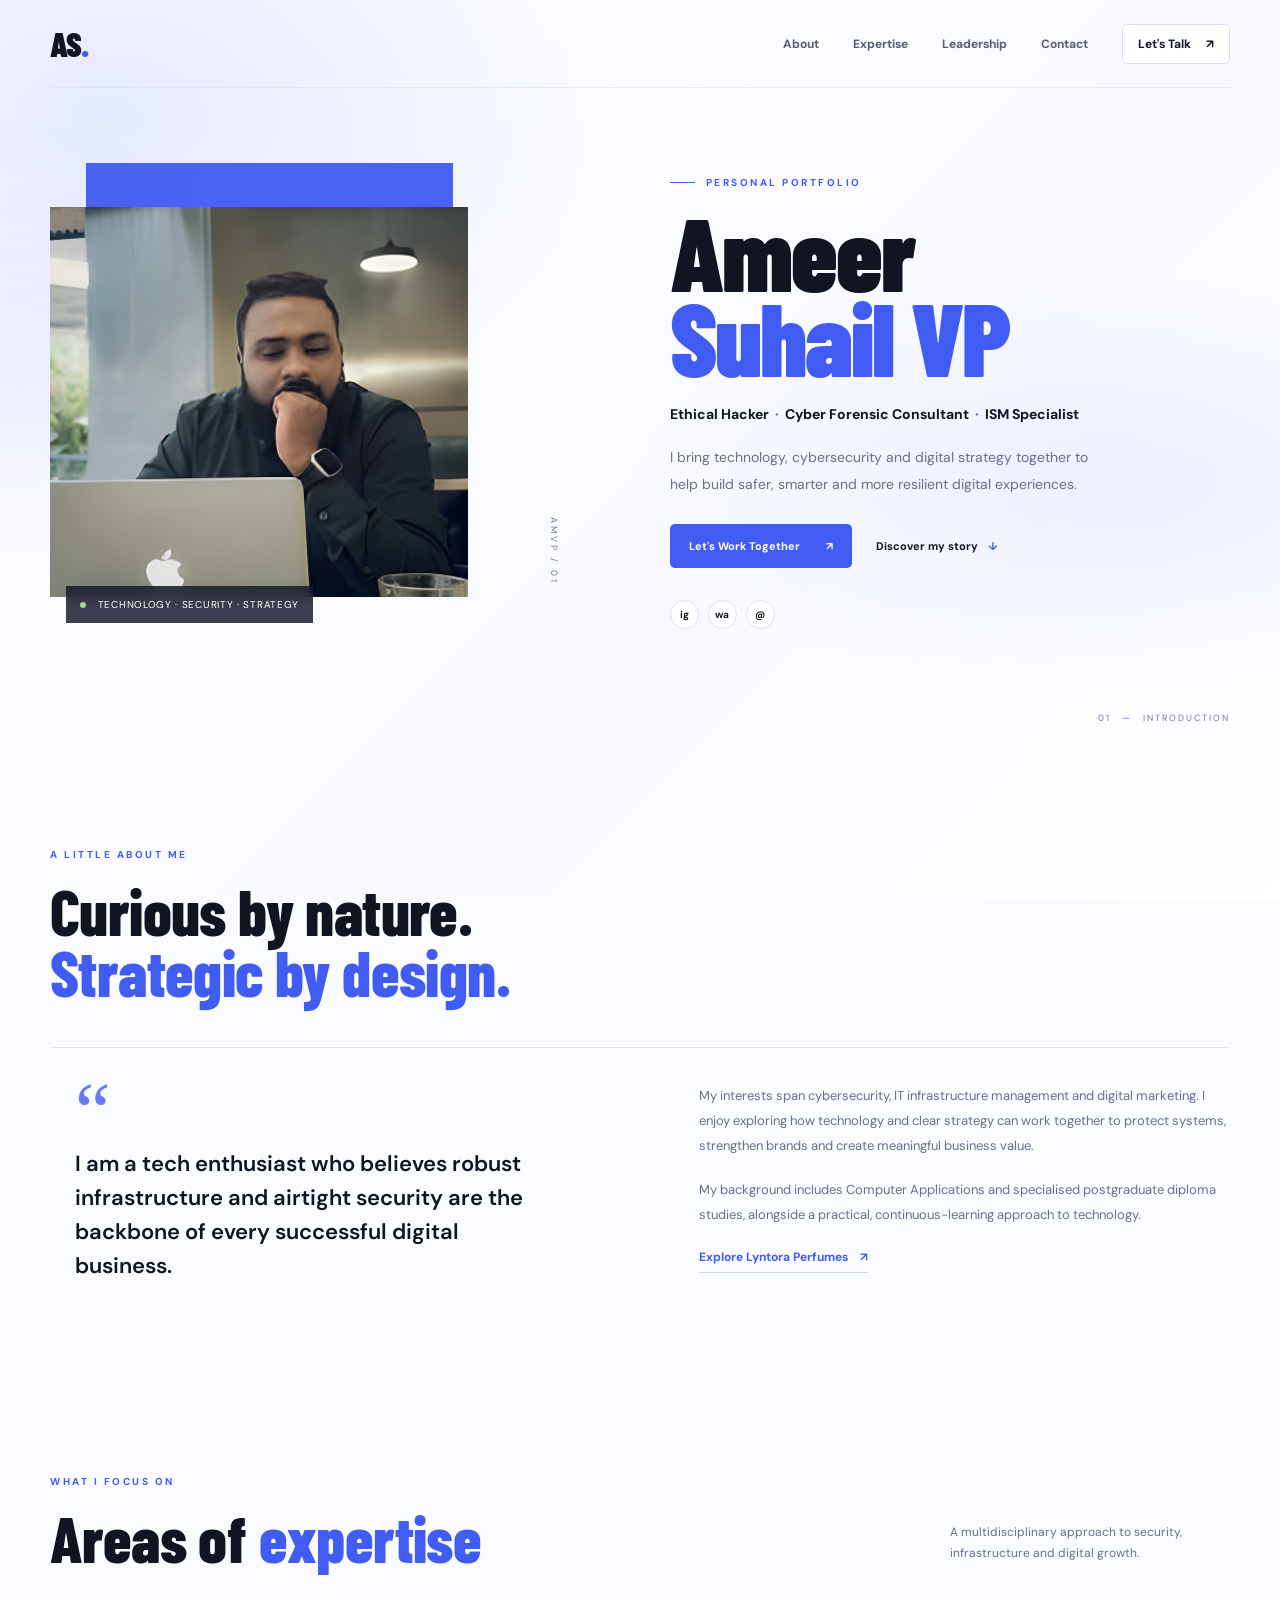
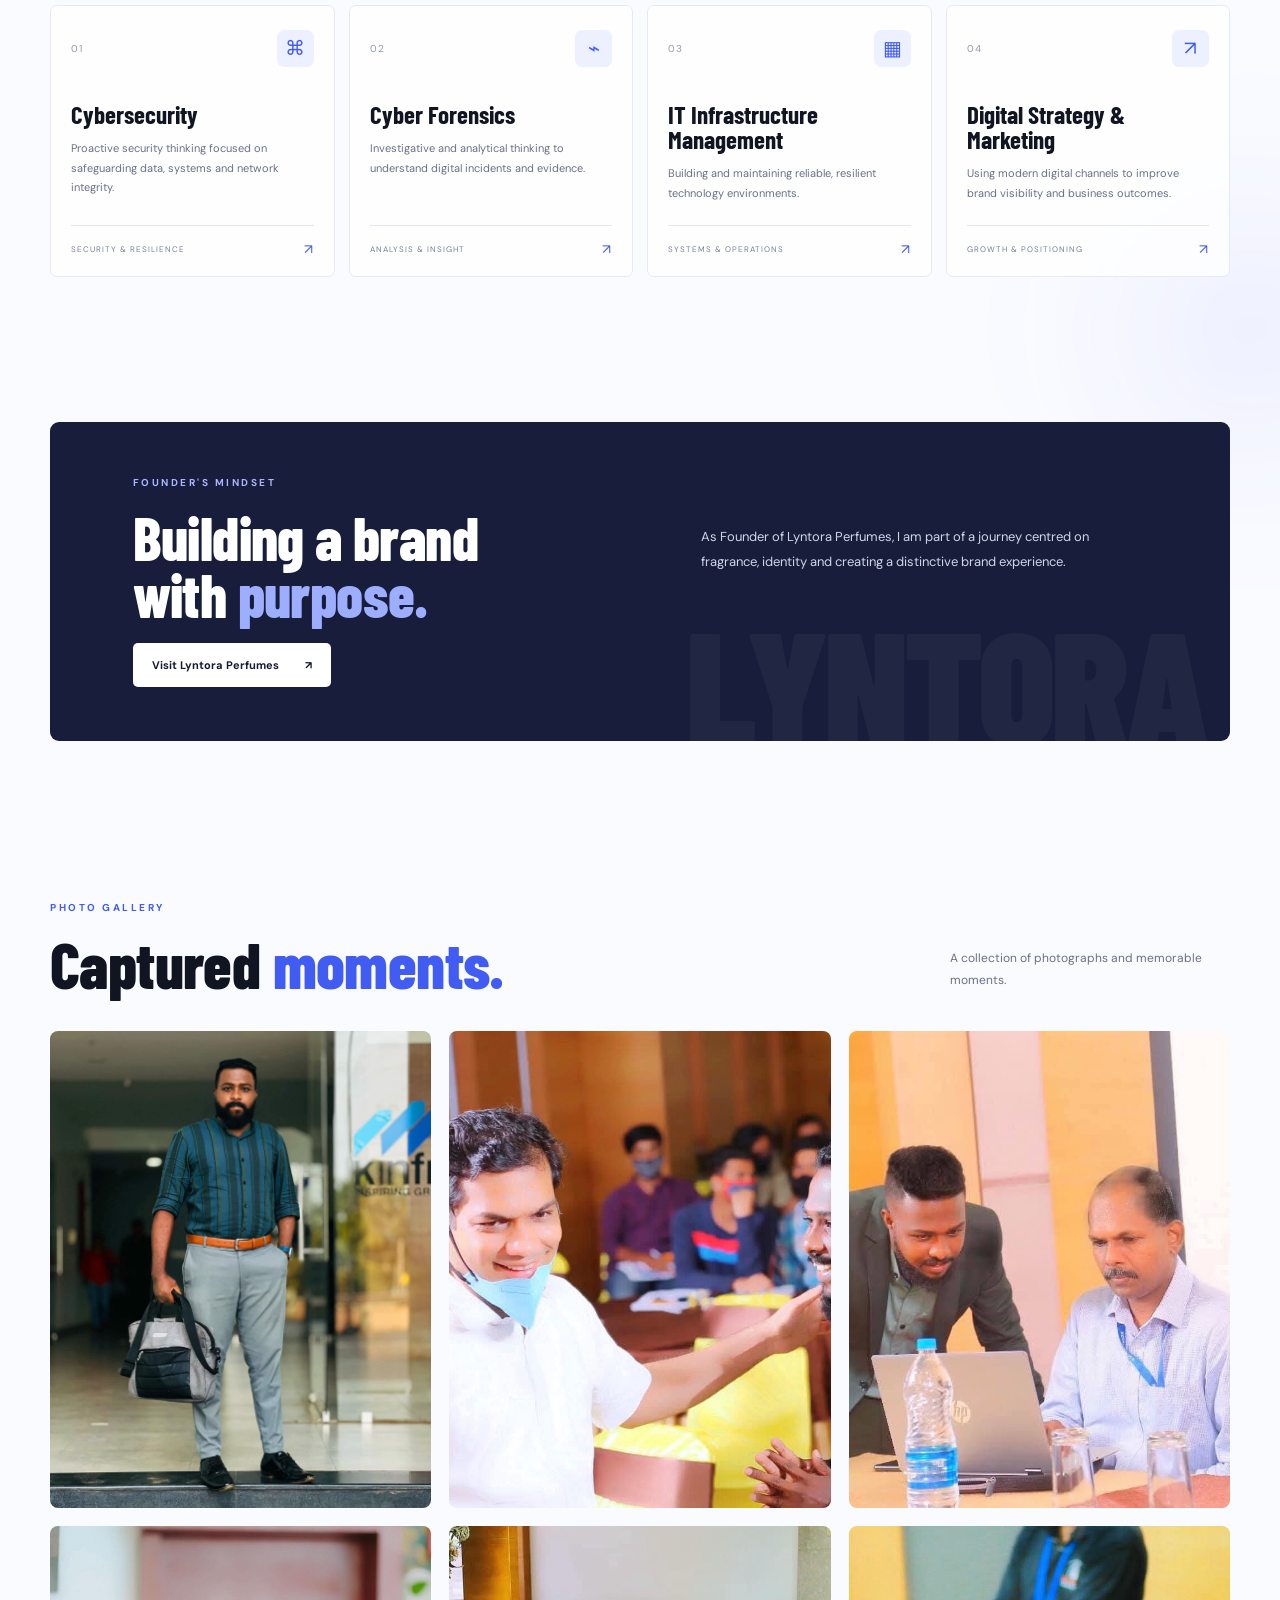
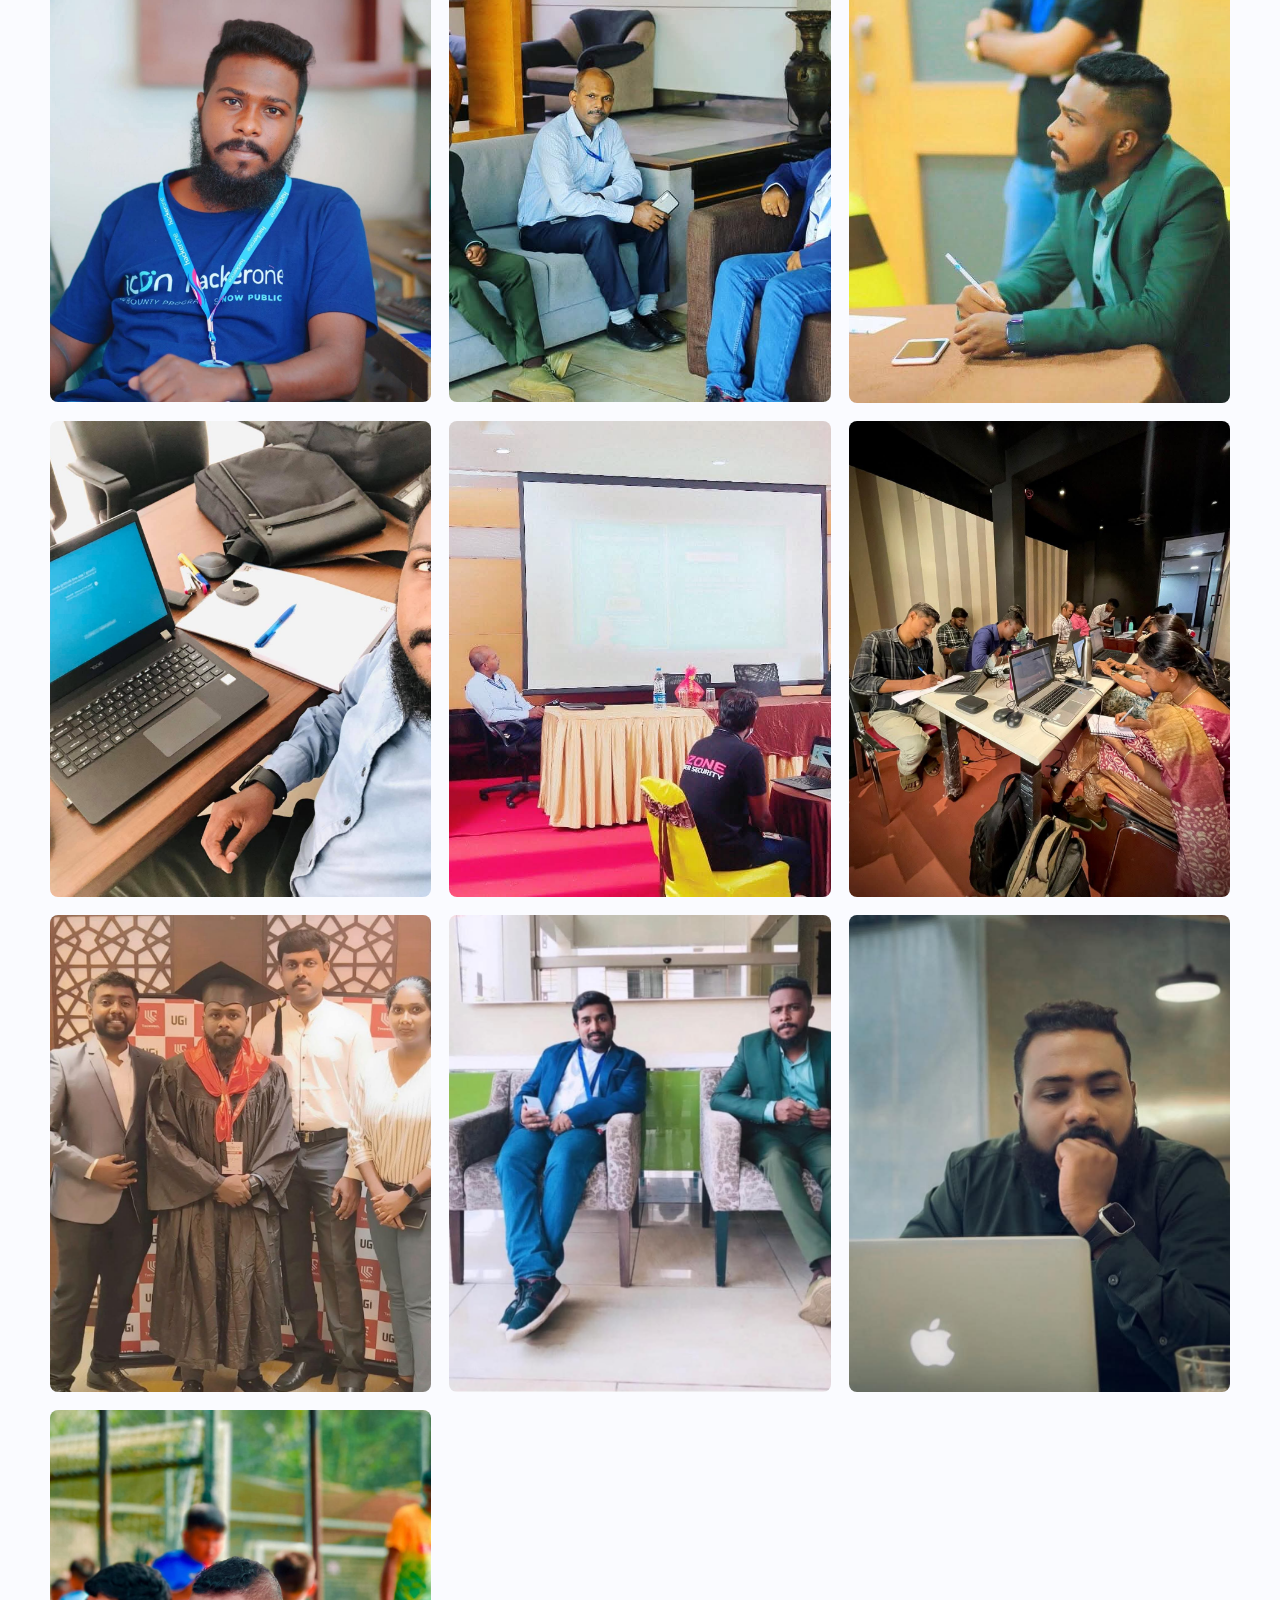
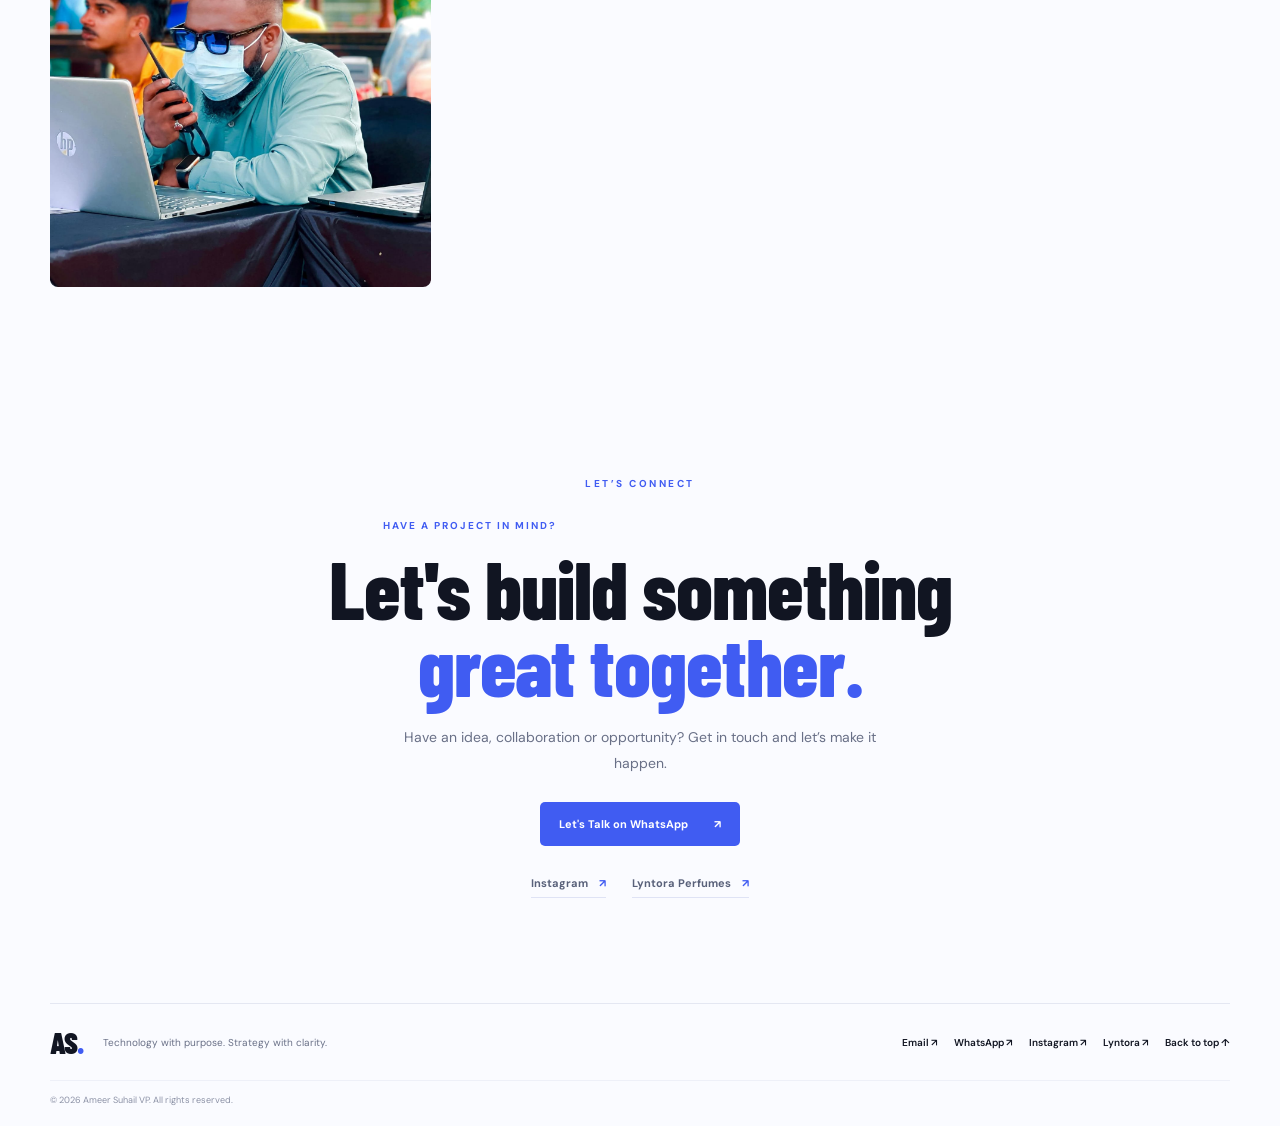
<file: index.html>
<!doctype html>
<html lang="en">
<head>
  <meta charset="utf-8">
  <meta name="viewport" content="width=device-width, initial-scale=1">
  <meta name="theme-color" content="#f7f8ff">
  <meta name="description" content="Ameer Suhail VP — Ethical Hacker, Cyber Forensic Consultant, ISM Specialist, Digital Strategic Marketing Analyst and Founder of Lyntora Perfumes.">
  <title>Ameer Suhail VP — Portfolio</title>
  <link rel="preconnect" href="https://fonts.googleapis.com">
  <link rel="preconnect" href="https://fonts.gstatic.com" crossorigin>
  <link href="https://fonts.googleapis.com/css2?family=Barlow+Condensed:wght@600;700;800;900&family=DM+Sans:wght@400;500;600;700&display=swap" rel="stylesheet">
  <link rel="stylesheet" href="style.css">
</head>
<body>
  <div class="page-glow glow-one" aria-hidden="true"></div><div class="page-glow glow-two" aria-hidden="true"></div>
  <header class="site-header wrap">
    <a class="brand" href="#home" aria-label="Ameer Suhail home">AS<span>.</span></a>
    <button class="menu-toggle" aria-label="Open navigation" aria-expanded="false"><span></span><span></span></button>
    <nav class="nav-links" aria-label="Main navigation">
      <a href="#about">About</a><a href="#expertise">Expertise</a><a href="#leadership">Leadership</a><a href="#contact">Contact</a>
      <a class="nav-cta" href="#contact">Let's Talk <span>↗</span></a>
    </nav>
  </header>

  <main>
    <section class="hero wrap" id="home">
      <div class="hero-visual reveal">
        <div class="hero-backdrop"></div>
        <div class="portrait-frame"><img src="assets/ameer-suhail-hero.jpg" alt="Ameer Suhail VP seated with a laptop"></div>
        <div class="portrait-label"><span class="status-dot"></span> Technology · Security · Strategy</div>
        <div class="vertical-mark">AMVP / 01</div>
      </div>
      <div class="hero-copy reveal">
        <p class="eyebrow"><span class="eyebrow-line"></span> PERSONAL PORTFOLIO</p>
        <h1>Ameer<br><span>Suhail VP</span></h1>
        <p class="hero-role">Ethical Hacker <i>·</i> Cyber Forensic Consultant <i>·</i> ISM Specialist</p>
        <p class="hero-description">I bring technology, cybersecurity and digital strategy together to help build safer, smarter and more resilient digital experiences.</p>
        <div class="hero-actions"><a class="button button-primary" href="#contact">Let's Work Together <span>↗</span></a><a class="text-link" href="#about">Discover my story <span>↓</span></a></div>
        <div class="hero-socials" aria-label="Social links"><a href="https://www.instagram.com/ameer_suhail_vp_/" target="_blank" rel="noreferrer" aria-label="Instagram">ig</a><a href="https://wa.me/917736648096" target="_blank" rel="noreferrer" aria-label="WhatsApp">wa</a><a href="https://mail.google.com/mail/?view=cm&to=ameersuhailvp5@gmail.com"
   target="_blank"
   rel="noopener noreferrer"
   aria-label="Send email via Gmail">
  @
</a></div>
      </div>
      <div class="hero-index">01 <span>—</span> INTRODUCTION</div>
    </section>

    <section class="about section wrap" id="about">
      <div class="section-heading reveal"><p class="eyebrow">A LITTLE ABOUT ME</p><h2>Curious by nature.<br><span>Strategic by design.</span></h2></div>
      <div class="about-grid">
        <div class="about-note reveal"><span class="big-quote">“</span><p class="lead">I am a tech enthusiast who believes robust infrastructure and airtight security are the backbone of every successful digital business.</p></div>
        <div class="about-copy reveal"><p>My interests span cybersecurity, IT infrastructure management and digital marketing. I enjoy exploring how technology and clear strategy can work together to protect systems, strengthen brands and create meaningful business value.</p><p>My background includes Computer Applications and specialised postgraduate diploma studies, alongside a practical, continuous-learning approach to technology.</p><a class="inline-link" href="https://lyntoraperfumes.com/" target="_blank" rel="noreferrer">Explore Lyntora Perfumes <span>↗</span></a></div>
      </div>
    </section>

    <section class="expertise section wrap" id="expertise">
      <div class="section-top reveal"><div><p class="eyebrow">WHAT I FOCUS ON</p><h2>Areas of <span>expertise</span></h2></div><p class="section-intro">A multidisciplinary approach to security, infrastructure and digital growth.</p></div>
      <div class="expertise-grid">
        <article class="expertise-card reveal"><div class="card-top"><span class="card-number">01</span><span class="card-icon">⌘</span></div><h3>Cybersecurity</h3><p>Proactive security thinking focused on safeguarding data, systems and network integrity.</p><div class="card-foot">SECURITY &amp; RESILIENCE <span>↗</span></div></article>
        <article class="expertise-card reveal"><div class="card-top"><span class="card-number">02</span><span class="card-icon">⌁</span></div><h3>Cyber Forensics</h3><p>Investigative and analytical thinking to understand digital incidents and evidence.</p><div class="card-foot">ANALYSIS &amp; INSIGHT <span>↗</span></div></article>
        <article class="expertise-card reveal"><div class="card-top"><span class="card-number">03</span><span class="card-icon">▦</span></div><h3>IT Infrastructure Management</h3><p>Building and maintaining reliable, resilient technology environments.</p><div class="card-foot">SYSTEMS &amp; OPERATIONS <span>↗</span></div></article>
        <article class="expertise-card reveal"><div class="card-top"><span class="card-number">04</span><span class="card-icon">↗</span></div><h3>Digital Strategy &amp; Marketing</h3><p>Using modern digital channels to improve brand visibility and business outcomes.</p><div class="card-foot">GROWTH &amp; POSITIONING <span>↗</span></div></article>
      </div>
    </section>

    <section class="leadership section wrap" id="leadership">
  <div class="leadership-panel reveal">
    <div>
      <p class="eyebrow">FOUNDER'S MINDSET</p>
      <h2>Building a brand<br>with <span>purpose.</span></h2>
    </div>
    <p>As Founder of Lyntora Perfumes, I am part of a journey centred on fragrance, identity and creating a distinctive brand experience.</p>
    <a class="button button-light" href="https://lyntoraperfumes.com/" target="_blank" rel="noreferrer">Visit Lyntora Perfumes <span>↗</span></a>
    <div class="panel-watermark">LYNTORA</div>
  </div>
</section>

<section class="photos section wrap" id="photos">
  <div class="section-top reveal">
    <div>
      <p class="eyebrow">PHOTO GALLERY</p>
      <h2>Captured <span>moments.</span></h2>
    </div>
    <p class="section-intro">
      A collection of photographs and memorable moments.
    </p>
  </div>

  <div class="photos-grid">
    <a href="assets/photos/photo-01.jpeg" target="_blank">
      <img src="assets/photos/photo-01.jpeg" alt="Photo 1" loading="lazy">
    </a>
    <a href="assets/photos/photo-02.jpeg" target="_blank">
      <img src="assets/photos/photo-02.jpeg" alt="Photo 2" loading="lazy">
    </a>
    <a href="assets/photos/photo-03.jpeg" target="_blank">
      <img src="assets/photos/photo-03.jpeg" alt="Photo 3" loading="lazy">
    </a>
    <a href="assets/photos/photo-04.jpeg" target="_blank">
      <img src="assets/photos/photo-04.jpeg" alt="Photo 4" loading="lazy">
    </a>
    <a href="assets/photos/photo-05.jpeg" target="_blank">
      <img src="assets/photos/photo-05.jpeg" alt="Photo 5" loading="lazy">
    </a>
    <a href="assets/photos/photo-06.jpeg" target="_blank">
      <img src="assets/photos/photo-06.jpeg" alt="Photo 6" loading="lazy">
    </a>
    <a href="assets/photos/photo-07.jpeg" target="_blank">
      <img src="assets/photos/photo-07.jpeg" alt="Photo 7" loading="lazy">
    </a>
    <a href="assets/photos/photo-08.jpeg" target="_blank">
      <img src="assets/photos/photo-08.jpeg" alt="Photo 8" loading="lazy">
    </a>
    <a href="assets/photos/photo-09.jpeg" target="_blank">
      <img src="assets/photos/photo-09.jpeg" alt="Photo 9" loading="lazy">
    </a>
    <a href="assets/photos/photo-10.jpeg" target="_blank">
      <img src="assets/photos/photo-10.jpeg" alt="Photo 10" loading="lazy">
    </a>
    <a href="assets/photos/photo-11.jpeg" target="_blank">
      <img src="assets/photos/photo-11.jpeg" alt="Photo 11" loading="lazy">
    </a>
    <a href="assets/photos/photo-12.jpeg" target="_blank">
      <img src="assets/photos/photo-12.jpeg" alt="Photo 12" loading="lazy">
    </a>
    <a href="assets/photos/photo-13.jpeg" target="_blank">
      <img src="assets/photos/photo-13.jpeg" alt="Photo 13" loading="lazy">
    </a>
  </div>
</section>


    <section class="contact section wrap" id="contact">
      <div class="contact-heading reveal">
        <p class="eyebrow">LET’S CONNECT</p>
        <p class="contact-overline">HAVE A PROJECT IN MIND?</p>
        <h2>Let's build something<br><span>great together.</span></h2>
        <p>Have an idea, collaboration or opportunity? Get in touch and let’s make it happen.</p>
        <a class="button button-primary contact-whatsapp" href="https://wa.me/917736648096" target="_blank" rel="noreferrer">Let's Talk on WhatsApp <span>↗</span></a>
        <div class="contact-socials" aria-label="Contact and social links">
          <a href="https://www.instagram.com/ameer_suhail_vp_/" target="_blank" rel="noreferrer">Instagram <span>↗</span></a>
          <a href="https://lyntoraperfumes.com/" target="_blank" rel="noreferrer">Lyntora Perfumes <span>↗</span></a>
        </div>
      </div>
    </section>
  </main>

  <footer class="footer wrap"><a class="brand footer-brand" href="#home">AS<span>.</span></a><p>Technology with purpose. Strategy with clarity.</p><div class="footer-links"><a href="https://mail.google.com/mail/?view=cm&to=ameersuhailvp5@gmail.com" target="_blank" rel="noopener noreferrer">
  Email ↗
</a><a href="https://wa.me/917736648096" target="_blank" rel="noreferrer">WhatsApp <span>↗</span></a><a href="https://www.instagram.com/ameer_suhail_vp_/" target="_blank" rel="noreferrer">Instagram ↗</a><a href="https://lyntoraperfumes.com/" target="_blank" rel="noreferrer">Lyntora ↗</a><a href="#home">Back to top ↑</a></div><small>© <span id="year"></span> Ameer Suhail VP. All rights reserved.</small></footer>
  <script src="script.js"></script>
</body>
</html>
</file>
<file: style.css>
:root{--ink:#111522;--muted:#697087;--blue:#405cf2;--blue-dark:#233bd2;--pale:#edf0ff;--line:#e4e7f2;--paper:#fafbff;--green:#819466;--font:'DM Sans',sans-serif;--display:'Barlow Condensed',sans-serif}*{box-sizing:border-box}html{scroll-behavior:smooth;scroll-padding-top:90px}body{margin:0;background:var(--paper);color:var(--ink);font-family:var(--font);overflow-x:hidden}body:before{content:"";position:fixed;inset:0;pointer-events:none;z-index:-2;background:radial-gradient(ellipse at 8% 13%,rgba(208,216,255,.54),transparent 32%),radial-gradient(ellipse at 88% 54%,rgba(220,226,255,.45),transparent 31%),linear-gradient(135deg,#fff 0%,#f8f9ff 60%,#fff 100%)}a{color:inherit;text-decoration:none}.wrap{width:min(1180px,calc(100% - 64px));margin-inline:auto}.page-glow{position:absolute;width:260px;height:260px;background:rgba(69,93,244,.07);filter:blur(80px);border-radius:50%;z-index:-1}.glow-one{top:250px;left:-120px}.glow-two{top:1800px;right:-100px}.site-header{height:88px;display:flex;align-items:center;justify-content:space-between;border-bottom:1px solid rgba(222,226,243,.72);position:relative;z-index:10}.brand{font-family:var(--display);font-weight:900;font-size:34px;letter-spacing:-1px}.brand span{color:var(--blue)}.nav-links{display:flex;align-items:center;gap:34px;font-size:12px;font-weight:700;color:#555d72}.nav-links>a:not(.nav-cta){transition:color .2s}.nav-links>a:hover{color:var(--blue)}.nav-cta{border:1px solid #d7dcf4;padding:11px 15px;border-radius:5px;color:var(--ink);background:#fff}.nav-cta span,.button span{margin-left:12px}.menu-toggle{display:none;background:none;border:0;padding:8px}.menu-toggle span{display:block;width:23px;height:2px;background:var(--ink);margin:5px}.hero{min-height:660px;display:grid;grid-template-columns:1fr 1fr;align-items:center;gap:5%;position:relative;padding-top:45px;padding-bottom:80px}.hero-visual{position:relative;max-width:510px;width:100%;height:475px}.hero-backdrop{position:absolute;left:7%;top:0;width:72%;height:86%;background:var(--blue);opacity:.95}.portrait-frame{position:absolute;left:0;top:44px;width:82%;height:390px;overflow:hidden;background:#222}.portrait-frame img{height:100%;width:100%;object-fit:cover;object-position:center 40%;filter:saturate(.86)}.portrait-label{position:absolute;left:16px;bottom:15px;color:white;background:rgba(13,17,35,.8);backdrop-filter:blur(8px);padding:12px 14px;font-size:10px;letter-spacing:.7px;text-transform:uppercase}.status-dot{display:inline-block;width:6px;height:6px;background:#a8d48e;border-radius:50%;margin-right:8px}.vertical-mark{position:absolute;right:0;bottom:53px;writing-mode:vertical-rl;font-size:9px;letter-spacing:3px;color:#737b98}.hero-copy{padding-top:4px}.eyebrow{font-size:10px;letter-spacing:2.5px;font-weight:700;color:var(--blue);margin:0 0 20px;display:flex;align-items:center;gap:11px}.eyebrow-line{width:25px;height:1px;background:var(--blue)}h1,h2,h3,p{margin-top:0}h1{font-family:var(--display);font-size:clamp(68px,8vw,112px);line-height:.83;letter-spacing:-2px;margin:0 0 24px;font-weight:900}h1 span{color:var(--blue)}.hero-role{font-size:14px;font-weight:700;line-height:1.65;max-width:450px}.hero-role i{font-style:normal;color:var(--blue);padding:0 3px}.hero-description{font-size:14px;line-height:1.9;color:var(--muted);max-width:430px;margin:18px 0 26px}.hero-actions{display:flex;align-items:center;gap:24px;flex-wrap:wrap}.button{display:inline-flex;justify-content:center;align-items:center;gap:14px;padding:15px 19px;border-radius:5px;font-size:11px;font-weight:700;border:0;cursor:pointer;transition:transform .25s,box-shadow .25s}.button:hover{transform:translateY(-3px);box-shadow:0 12px 25px rgba(50,73,220,.18)}.button-primary{background:var(--blue);color:#fff}.text-link{font-size:11px;font-weight:700}.text-link span{color:var(--blue);margin-left:7px}.hero-socials{display:flex;gap:9px;margin-top:32px}.hero-socials a{display:grid;place-items:center;width:29px;height:29px;border:1px solid #dce1f5;border-radius:50%;font-size:10px;font-weight:700;background:#fff;transition:.2s}.hero-socials a:hover{background:var(--blue);color:white}.hero-index{position:absolute;bottom:24px;right:0;font-size:9px;letter-spacing:2px;color:#737b98}.hero-index span{color:var(--blue);padding:0 7px}.section{padding-top:100px;padding-bottom:70px}.section-heading{margin-bottom:44px}.section-heading h2,.section-top h2,.contact h2,.leadership h2{font-family:var(--display);font-size:clamp(43px,5vw,66px);line-height:.95;letter-spacing:-.6px;margin:0;font-weight:800}.section-heading h2 span,.section-top h2 span,.contact h2 span{color:var(--blue)}.about-grid{display:grid;grid-template-columns:1fr 1fr;gap:10%;border-top:1px solid var(--line);padding-top:35px}.about-note{position:relative;padding-left:25px}.big-quote{font-family:Georgia,serif;font-size:80px;line-height:.7;color:var(--blue);opacity:.8}.lead{font-size:22px;line-height:1.55;font-weight:600;max-width:470px;margin-top:4px}.about-copy p{font-size:13px;line-height:1.95;color:var(--muted);margin-bottom:18px}.inline-link{font-size:12px;color:var(--blue);font-weight:700;display:inline-flex;gap:12px;border-bottom:1px solid #cdd4ff;padding-bottom:7px}.section-top{display:flex;align-items:end;justify-content:space-between;gap:35px;margin-bottom:36px}.section-intro{max-width:280px;color:var(--muted);font-size:12px;line-height:1.8;margin:0 0 4px}.expertise-grid{display:grid;grid-template-columns:repeat(4,1fr);gap:14px}.expertise-card{background:rgba(255,255,255,.78);border:1px solid #e4e8fa;border-radius:7px;padding:24px 20px 18px;min-height:270px;display:flex;flex-direction:column;transition:transform .3s,border-color .3s,box-shadow .3s}.expertise-card:hover{transform:translateY(-7px);border-color:#c4ccff;box-shadow:0 18px 38px rgba(44,61,150,.08)}.card-top{display:flex;justify-content:space-between;align-items:center;margin-bottom:35px}.card-number{font-size:10px;letter-spacing:1px;color:#9299b0}.card-icon{width:37px;height:37px;display:grid;place-items:center;border-radius:7px;background:var(--pale);color:var(--blue);font-size:20px}.expertise-card h3{font-family:var(--display);font-size:25px;line-height:1;margin-bottom:12px}.expertise-card p{font-size:11px;line-height:1.8;color:var(--muted);margin-bottom:22px}.card-foot{margin-top:auto;border-top:1px solid var(--line);padding-top:14px;display:flex;justify-content:space-between;align-items:center;font-size:8px;letter-spacing:1px;color:#777f98}.card-foot span{font-size:14px;color:var(--blue)}.leadership{padding-top:75px}.leadership-panel{position:relative;overflow:hidden;border-radius:9px;background:#171d3a;color:#fff;padding:54px 7%;display:grid;grid-template-columns:1fr 1fr;column-gap:12%;row-gap:20px;align-items:center;min-height:300px}.leadership-panel .eyebrow{color:#aab6ff}.leadership h2{font-size:clamp(42px,5vw,60px)}.leadership h2 span{color:#9eaeff}.leadership-panel>p{font-size:13px;line-height:1.9;color:#d0d5e9;max-width:390px;margin:0;z-index:1}.button-light{background:#fff;color:#151a33;justify-self:start;z-index:1}.panel-watermark{position:absolute;right:2%;bottom:-38px;font-family:var(--display);font-size:clamp(70px,13vw,160px);font-weight:900;letter-spacing:-4px;color:rgba(255,255,255,.045);pointer-events:none}.contact{display:grid;grid-template-columns:1fr .82fr;gap:12%;padding-top:110px;padding-bottom:105px}.contact-heading>p:not(.eyebrow){font-size:13px;line-height:1.9;color:var(--muted);max-width:380px;margin:22px 0 27px}.contact-list{display:grid;gap:0;max-width:420px}.contact-list>a{display:flex;align-items:center;gap:13px;border-top:1px solid var(--line);padding:15px 0}.contact-list>a:last-child{border-bottom:1px solid var(--line)}.contact-symbol{width:37px;height:37px;border-radius:6px;display:grid;place-items:center;background:#edf0ff;color:var(--blue);font-size:12px;font-weight:700}.contact-list>a>span:nth-child(2){display:grid;gap:4px;flex:1}.contact-list small{font-size:8px;letter-spacing:1.5px;color:#8189a1}.contact-list strong{font-size:12px}.contact-list b{font-weight:400;color:var(--blue)}.contact-form{background:#fff;border:1px solid #e4e8fa;border-radius:8px;padding:30px;box-shadow:0 18px 50px rgba(49,62,134,.05)}.form-kicker{display:flex;justify-content:space-between;font-size:10px;letter-spacing:1.8px;font-weight:700;margin-bottom:25px}.form-kicker span{color:var(--blue);font-size:18px}.contact-form label{display:block;font-size:10px;font-weight:700;color:#555d73;margin:16px 0 8px}.contact-form input,.contact-form select,.contact-form textarea{width:100%;border:1px solid #e3e7f4;border-radius:4px;padding:12px 13px;font:12px var(--font);color:var(--ink);background:#fbfcff;outline:none;transition:border-color .2s}.contact-form input:focus,.contact-form select:focus,.contact-form textarea:focus{border-color:var(--blue)}.contact-form textarea{resize:vertical;min-height:95px}.submit-button{width:100%;margin-top:19px}.form-hint{font-size:9px;line-height:1.7;color:#8a91a7;margin:12px 0 0}.footer{border-top:1px solid var(--line);min-height:110px;display:grid;grid-template-columns:auto 1fr auto;align-items:center;gap:20px;padding-top:20px;padding-bottom:20px}.footer-brand{font-size:30px}.footer>p{font-size:10px;color:var(--muted);margin:0}.footer-links{display:flex;gap:17px;font-size:10px;font-weight:600}.footer-links a:hover{color:var(--blue)}.footer>small{grid-column:1/-1;color:#8b91a5;font-size:9px;border-top:1px solid #eef0f8;padding-top:13px}.reveal{opacity:0;transform:translateY(18px);transition:opacity .7s ease,transform .7s cubic-bezier(.2,.7,.2,1)}.reveal.is-visible{opacity:1;transform:translateY(0)}@media(min-width:1400px){.hero{min-height:740px}.hero-visual{height:520px}.portrait-frame{height:440px}.hero-copy{padding-left:10px}}@media(max-width:900px){.wrap{width:min(100% - 42px,720px)}.hero{gap:5%;min-height:570px}.hero-visual{height:390px}.portrait-frame{height:325px;top:35px}.hero-copy{padding-top:0}h1{font-size:clamp(62px,9vw,84px)}.hero-role{font-size:12px}.hero-description{font-size:12px}.nav-links{gap:20px}.expertise-grid{grid-template-columns:repeat(2,1fr)}.expertise-card{min-height:245px}.contact{gap:6%}.contact-form{padding:23px}.footer{grid-template-columns:auto 1fr}.footer-links{grid-column:1/-1;grid-row:2}.footer>small{grid-row:3}}@media(max-width:620px){.wrap{width:calc(100% - 36px)}.site-header{height:72px}.menu-toggle{display:block;cursor:pointer}.nav-links{display:none;position:absolute;top:71px;left:0;right:0;background:rgba(255,255,255,.98);border:1px solid var(--line);padding:18px;border-radius:0 0 8px 8px;box-shadow:0 18px 30px rgba(25,37,91,.08);align-items:stretch;gap:0;flex-direction:column}.nav-links.open{display:flex}.nav-links>a{padding:13px 8px}.nav-links .nav-cta{margin-top:8px;text-align:center}.hero{display:flex;flex-direction:column;align-items:stretch;gap:32px;padding-top:35px;padding-bottom:65px}.hero-visual{height:390px;max-width:450px;margin:auto}.hero-backdrop{left:9%;width:78%;height:84%}.portrait-frame{width:86%;height:330px;top:28px}.vertical-mark{right:2px;bottom:35px}.hero-copy{padding:0 2px}.eyebrow{font-size:9px;margin-bottom:17px}.hero h1{font-size:clamp(68px,17vw,100px)}.hero-role{font-size:13px}.hero-description{font-size:13px;max-width:100%}.hero-index{bottom:17px}.section{padding-top:70px;padding-bottom:45px}.section-heading{margin-bottom:28px}.section-heading h2,.section-top h2,.contact h2{font-size:49px}.about-grid{grid-template-columns:1fr;gap:18px;padding-top:25px}.about-note{padding-left:5px}.lead{font-size:20px}.about-copy p{font-size:12px}.section-top{display:block}.section-intro{margin-top:17px}.expertise-grid{grid-template-columns:1fr 1fr;gap:10px}.expertise-card{padding:18px 14px 15px;min-height:250px}.card-top{margin-bottom:26px}.expertise-card h3{font-size:22px}.expertise-card p{font-size:10px}.card-foot{font-size:7px;letter-spacing:.5px}.leadership{padding-top:45px}.leadership-panel{padding:33px 25px;grid-template-columns:1fr;gap:20px}.leadership-panel>p{font-size:12px}.button-light{margin-top:2px}.panel-watermark{font-size:80px;bottom:-17px}.contact{grid-template-columns:1fr;gap:35px;padding-top:75px;padding-bottom:70px}.contact-heading>p:not(.eyebrow){font-size:12px}.contact-form{padding:23px 19px}.footer{gap:12px}.footer>p{font-size:9px}.footer-links{gap:16px;flex-wrap:wrap}.footer-links a{font-size:9px}}@media(max-width:360px){.wrap{width:calc(100% - 28px)}.hero-visual{height:330px}.portrait-frame{height:280px}.hero h1{font-size:62px}.hero-actions{gap:15px}.button{padding:13px 14px}.expertise-grid{grid-template-columns:1fr}.expertise-card{min-height:220px}.card-top{margin-bottom:22px}.section-heading h2,.section-top h2,.contact h2{font-size:43px}.contact-list strong{font-size:10px}}@media(prefers-reduced-motion:reduce){html{scroll-behavior:auto}*,*::before,*::after{animation-duration:.01ms!important;animation-iteration-count:1!important;transition-duration:.01ms!important}.reveal{opacity:1;transform:none}}

/* Contact section inspired by the supplied reference portfolio */
.contact{display:block;text-align:center;max-width:900px;padding-top:110px;padding-bottom:105px}
.contact-heading{max-width:720px;margin:0 auto}
.contact-heading>.eyebrow{justify-content:center}
.contact-overline{font-size:10px!important;letter-spacing:2px;font-weight:700;color:var(--blue)!important;margin:26px 0 14px!important}
.contact h2{font-family:var(--display);font-size:clamp(48px,7vw,82px);line-height:.94;letter-spacing:-1px;margin:0 auto 22px}
.contact-heading>p:not(.eyebrow):not(.contact-overline){font-size:14px;line-height:1.85;color:var(--muted);max-width:520px;margin:0 auto 26px}
.contact-whatsapp{margin:0 auto}
.contact-socials{display:flex;justify-content:center;gap:26px;flex-wrap:wrap;margin-top:30px}
.contact-socials a{font-size:11px;font-weight:700;color:#59617a;border-bottom:1px solid #dfe3f5;padding-bottom:7px;transition:color .2s,border-color .2s}
.contact-socials a span{color:var(--blue);margin-left:8px}
.contact-socials a:hover{color:var(--blue);border-color:var(--blue)}
.footer-links{flex-wrap:wrap;justify-content:flex-end}
@media(max-width:620px){.contact{padding-top:75px;padding-bottom:70px}.contact h2{font-size:clamp(43px,12vw,60px)}.contact-heading>p:not(.eyebrow):not(.contact-overline){font-size:12px}.contact-socials{gap:18px}.footer-links{justify-content:flex-start}}

/* Photos Gallery */
.photos {
  padding-top: 90px;
  padding-bottom: 80px;
}

.photos-grid {
  display: grid;
  grid-template-columns: repeat(3, minmax(0, 1fr));
  gap: 18px;
  margin-top: 35px;
}

.photos-grid a {
  display: block;
  overflow: hidden;
  border-radius: 8px;
  background: #edf0ff;
  aspect-ratio: 4 / 5;
}

.photos-grid img {
  width: 100%;
  height: 100%;
  display: block;
  object-fit: cover;
  transition: transform 0.45s ease;
}

.photos-grid a:hover img {
  transform: scale(1.06);
}

@media (max-width: 620px) {
  .photos-grid {
    grid-template-columns: repeat(2, minmax(0, 1fr));
    gap: 10px;
  }

  .photos {
    padding-top: 60px;
    padding-bottom: 50px;
  }
}

@media (prefers-reduced-motion: reduce) {
  .photos-grid img {
    transition: none;
  }
}
</file>
